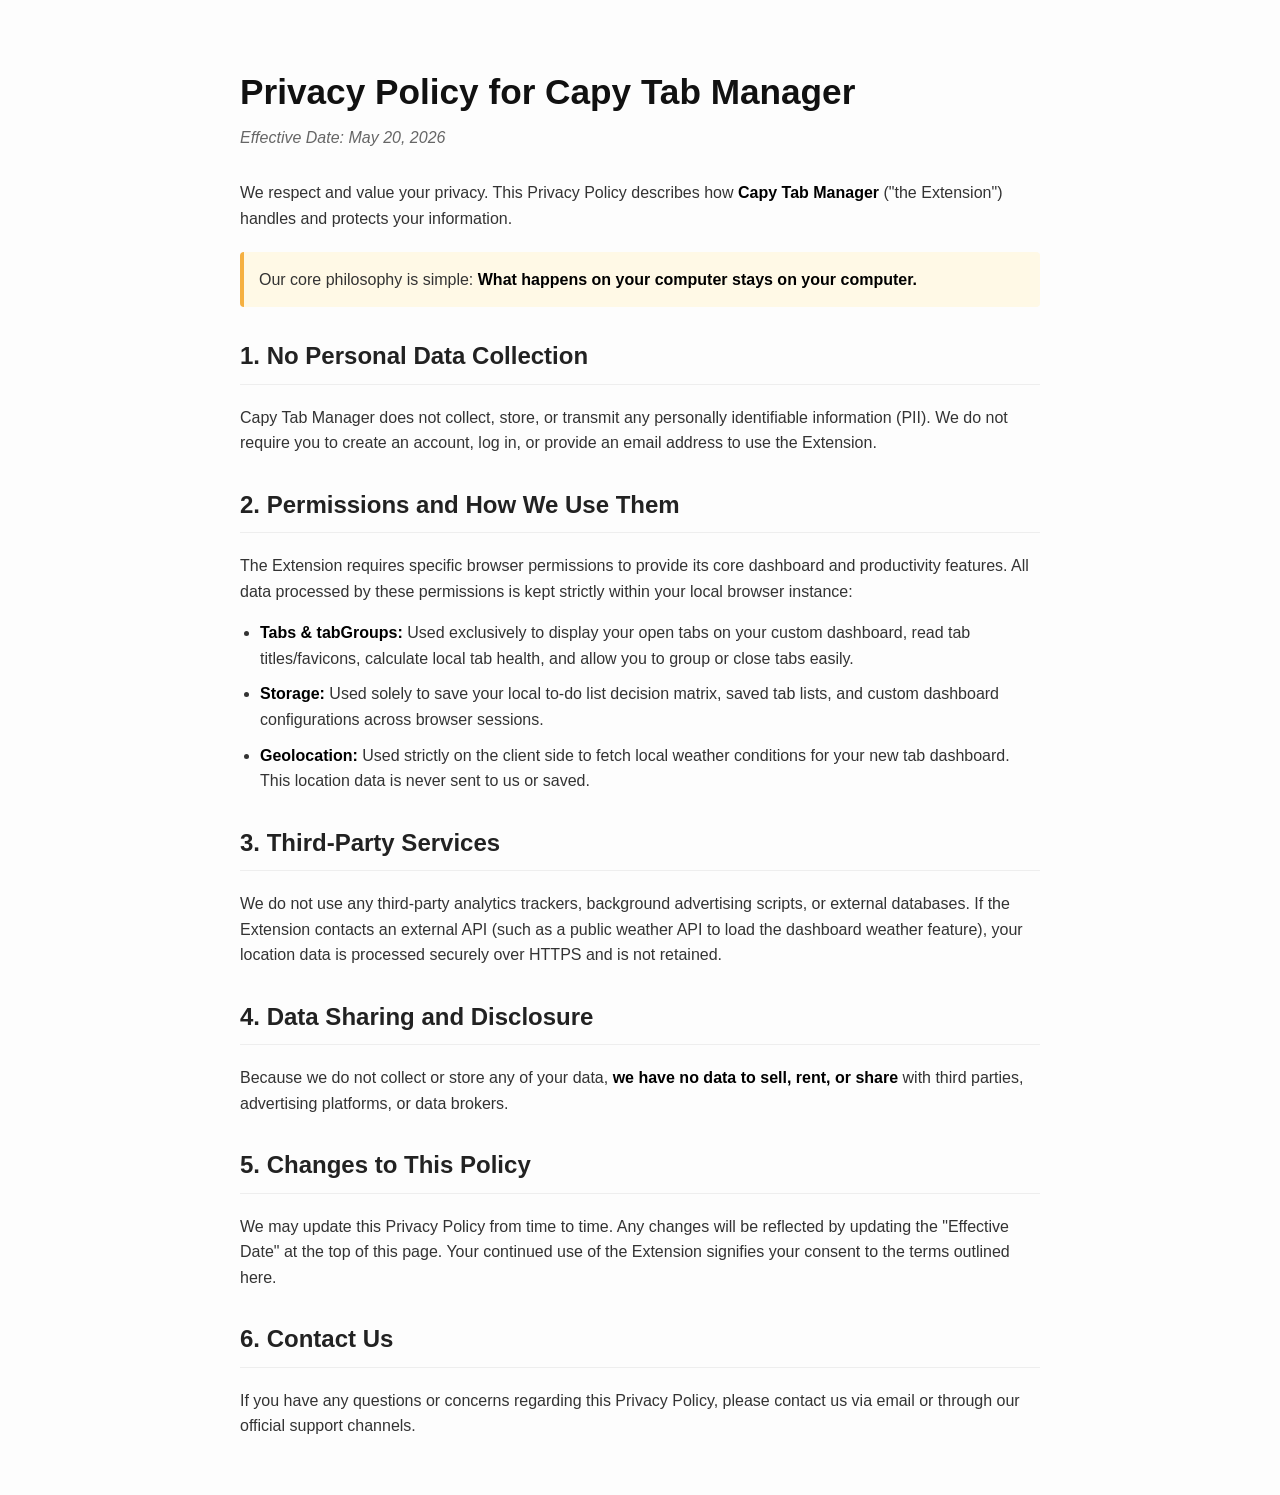
<file: privacy.html>
<!DOCTYPE html>
<html lang="en">
<head>
    <meta charset="UTF-8">
    <meta name="viewport" content="width=device-width, initial-scale=1.0">
    <title>Privacy Policy - Capy Tab Manager</title>
    <style>
        body {
            font-family: -apple-system, BlinkMacSystemFont, "Segoe UI", Roboto, Helvetica, Arial, sans-serif;
            line-height: 1.6;
            color: #333;
            max-width: 800px;
            margin: 0 auto;
            padding: 40px 20px;
            background-color: #fdfdfd;
        }
        h1 {
            font-size: 2.2rem;
            color: #111;
            margin-bottom: 5px;
        }
        h2 {
            font-size: 1.5rem;
            color: #222;
            margin-top: 30px;
            border-bottom: 1px solid #eee;
            padding-bottom: 8px;
        }
        .date {
            color: #666;
            font-style: italic;
            margin-bottom: 30px;
        }
        .highlight {
            background-color: #fff9e6;
            padding: 15px;
            border-left: 4px solid #f5b041;
            margin: 20px 0;
            border-radius: 4px;
        }
        ul {
            padding-left: 20px;
        }
        li {
            margin-bottom: 10px;
        }
        strong {
            color: #000;
        }
    </style>
</head>
<body>

    <h1>Privacy Policy for Capy Tab Manager</h1>
    <div class="date">Effective Date: May 20, 2026</div>

    <p>We respect and value your privacy. This Privacy Policy describes how <strong>Capy Tab Manager</strong> ("the Extension") handles and protects your information.</p>

    <div class="highlight">
        Our core philosophy is simple: <strong>What happens on your computer stays on your computer.</strong>
    </div>

    <h2>1. No Personal Data Collection</h2>
    <p>Capy Tab Manager does not collect, store, or transmit any personally identifiable information (PII). We do not require you to create an account, log in, or provide an email address to use the Extension.</p>

    <h2>2. Permissions and How We Use Them</h2>
    <p>The Extension requires specific browser permissions to provide its core dashboard and productivity features. All data processed by these permissions is kept strictly within your local browser instance:</p>
    <ul>
        <li><strong>Tabs &amp; tabGroups:</strong> Used exclusively to display your open tabs on your custom dashboard, read tab titles/favicons, calculate local tab health, and allow you to group or close tabs easily.</li>
        <li><strong>Storage:</strong> Used solely to save your local to-do list decision matrix, saved tab lists, and custom dashboard configurations across browser sessions.</li>
        <li><strong>Geolocation:</strong> Used strictly on the client side to fetch local weather conditions for your new tab dashboard. This location data is never sent to us or saved.</li>
    </ul>

    <h2>3. Third-Party Services</h2>
    <p>We do not use any third-party analytics trackers, background advertising scripts, or external databases. If the Extension contacts an external API (such as a public weather API to load the dashboard weather feature), your location data is processed securely over HTTPS and is not retained.</p>

    <h2>4. Data Sharing and Disclosure</h2>
    <p>Because we do not collect or store any of your data, <strong>we have no data to sell, rent, or share</strong> with third parties, advertising platforms, or data brokers.</p>

    <h2>5. Changes to This Policy</h2>
    <p>We may update this Privacy Policy from time to time. Any changes will be reflected by updating the "Effective Date" at the top of this page. Your continued use of the Extension signifies your consent to the terms outlined here.</p>

    <h2>6. Contact Us</h2>
    <p>If you have any questions or concerns regarding this Privacy Policy, please contact us via email or through our official support channels.</p>

</body>
</html>
</file>
